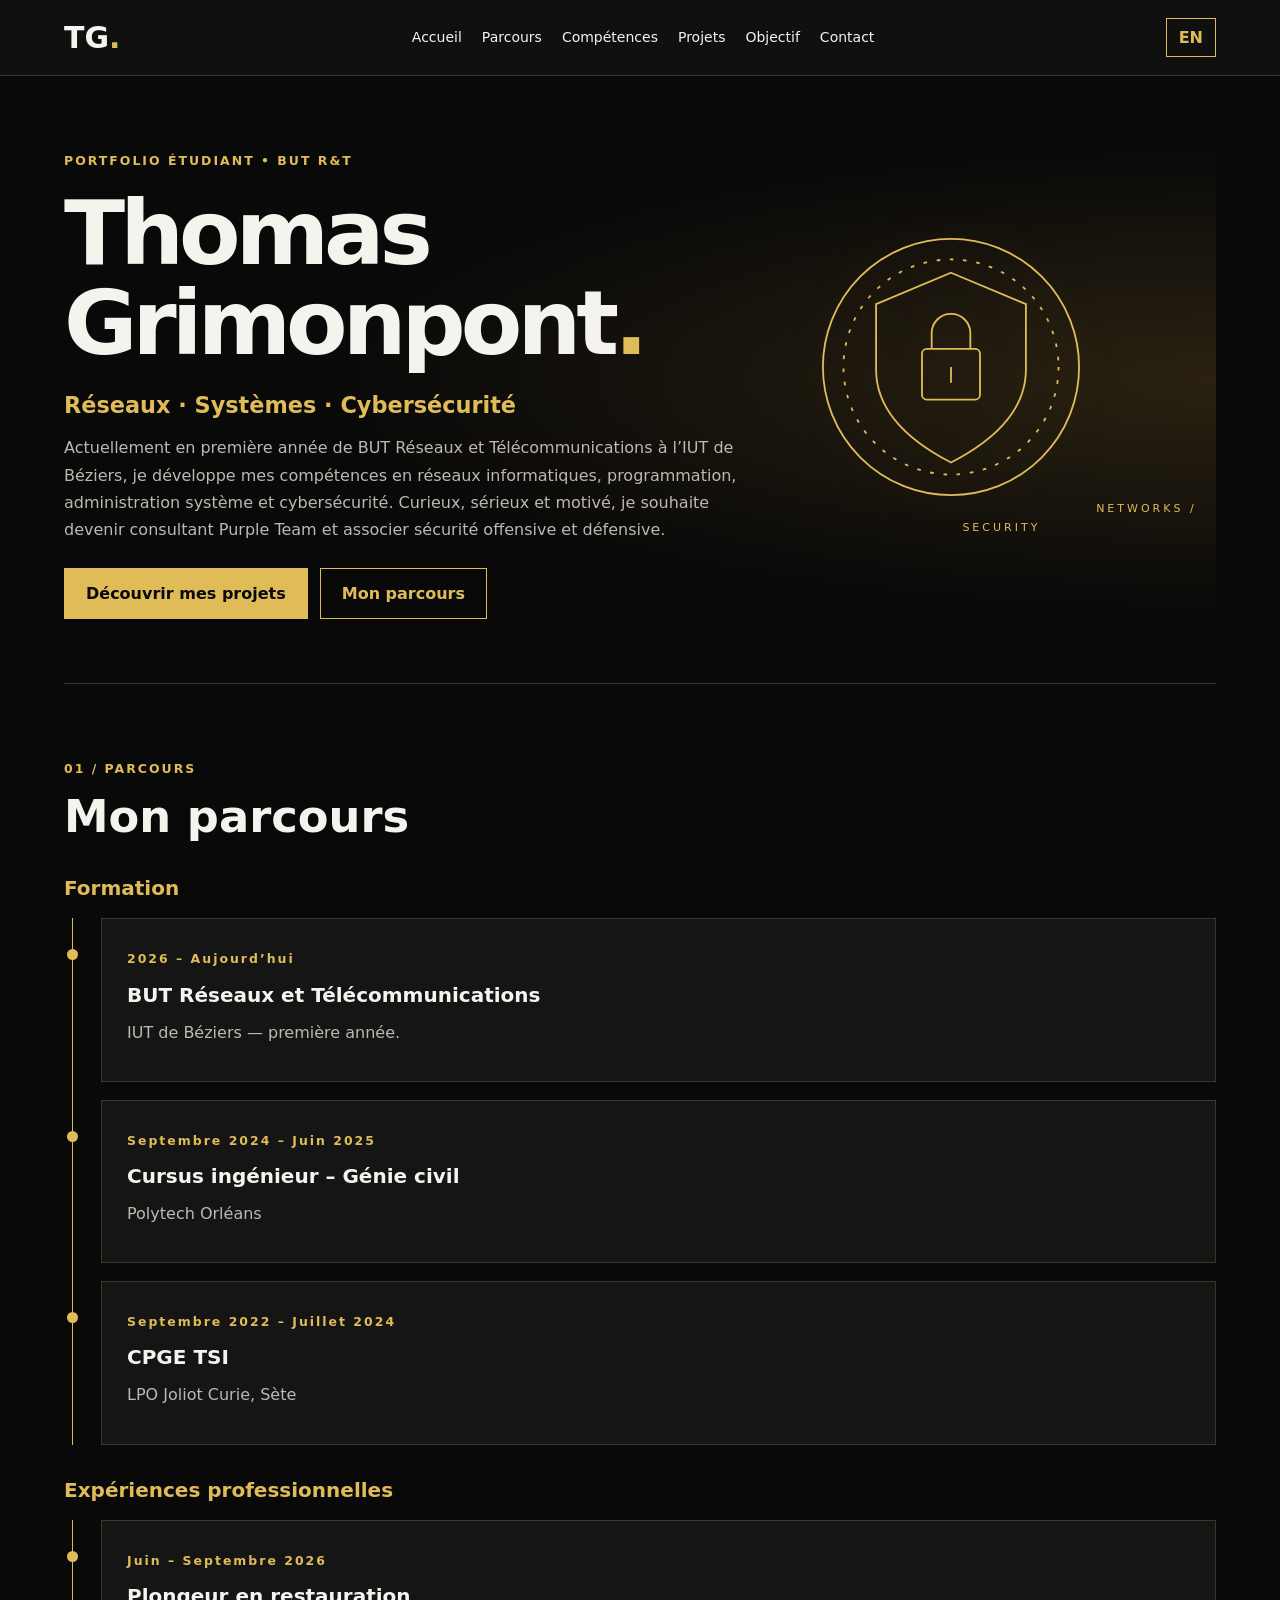
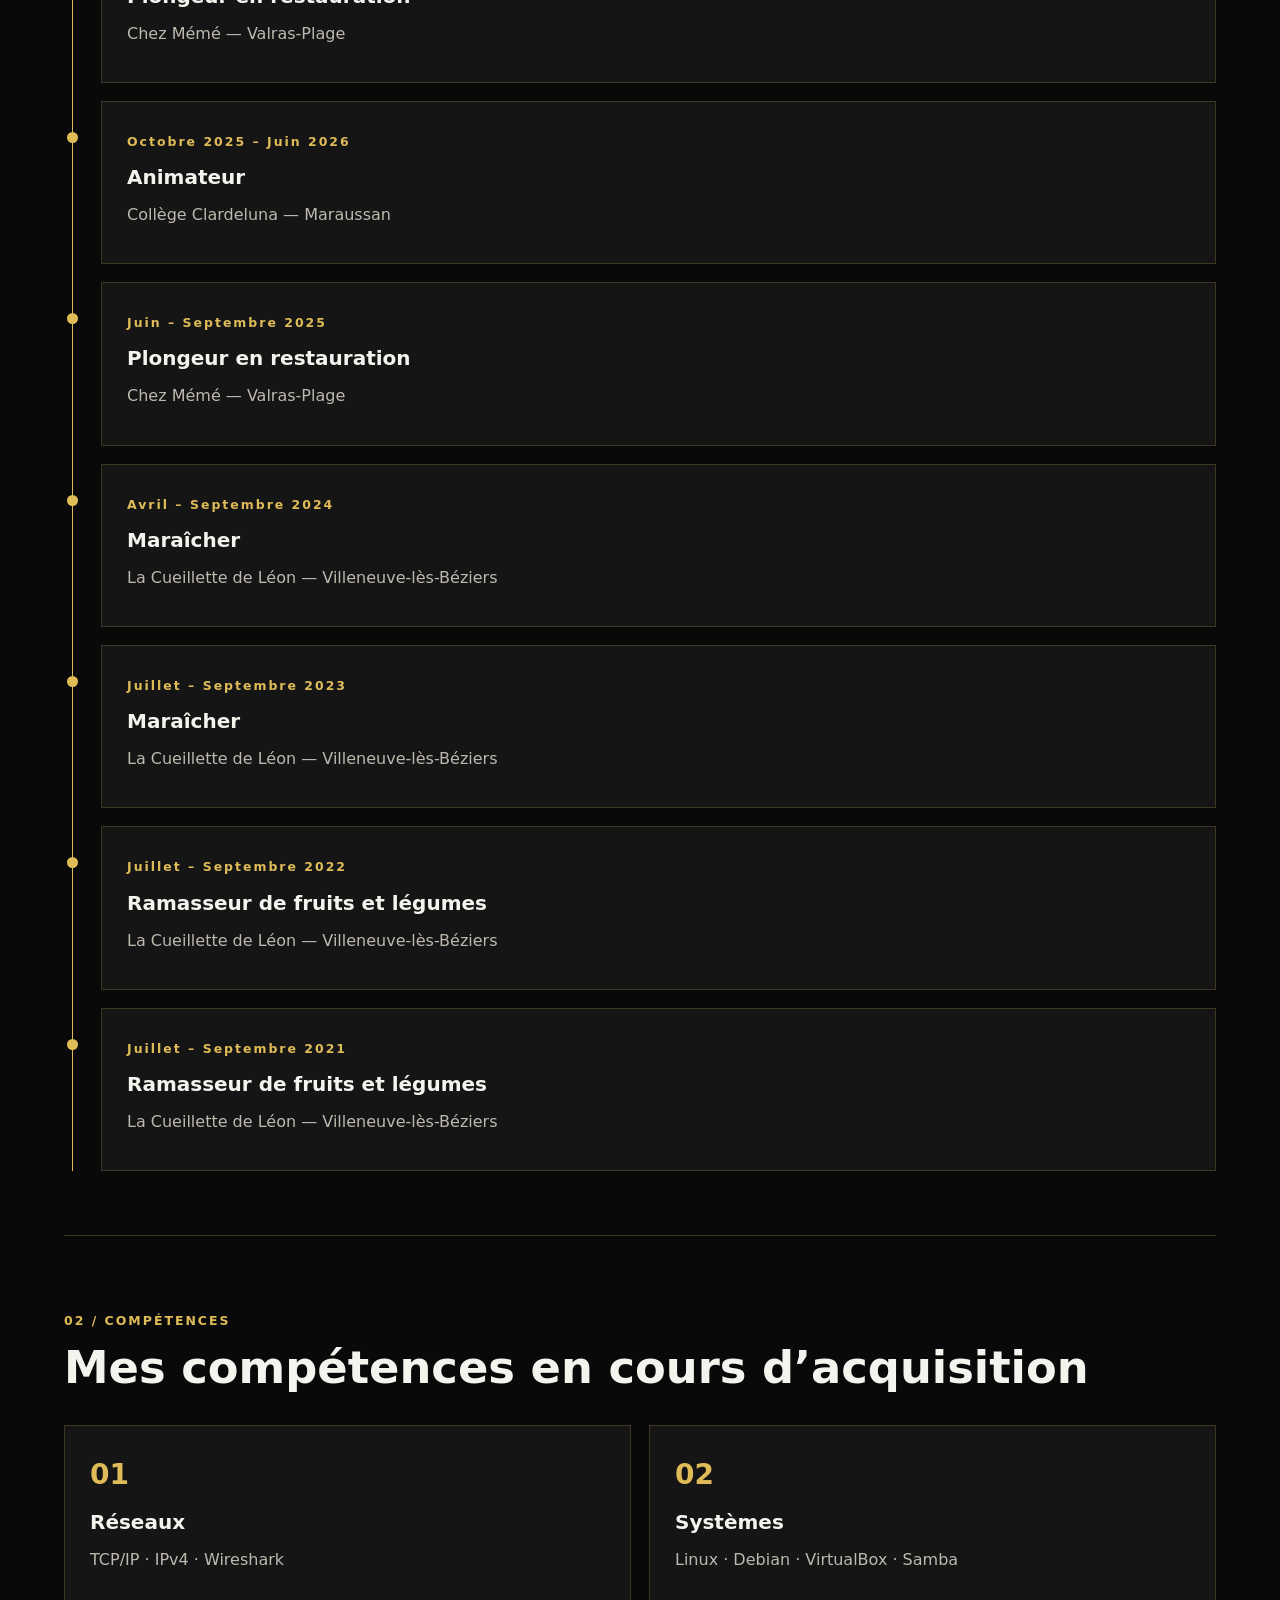
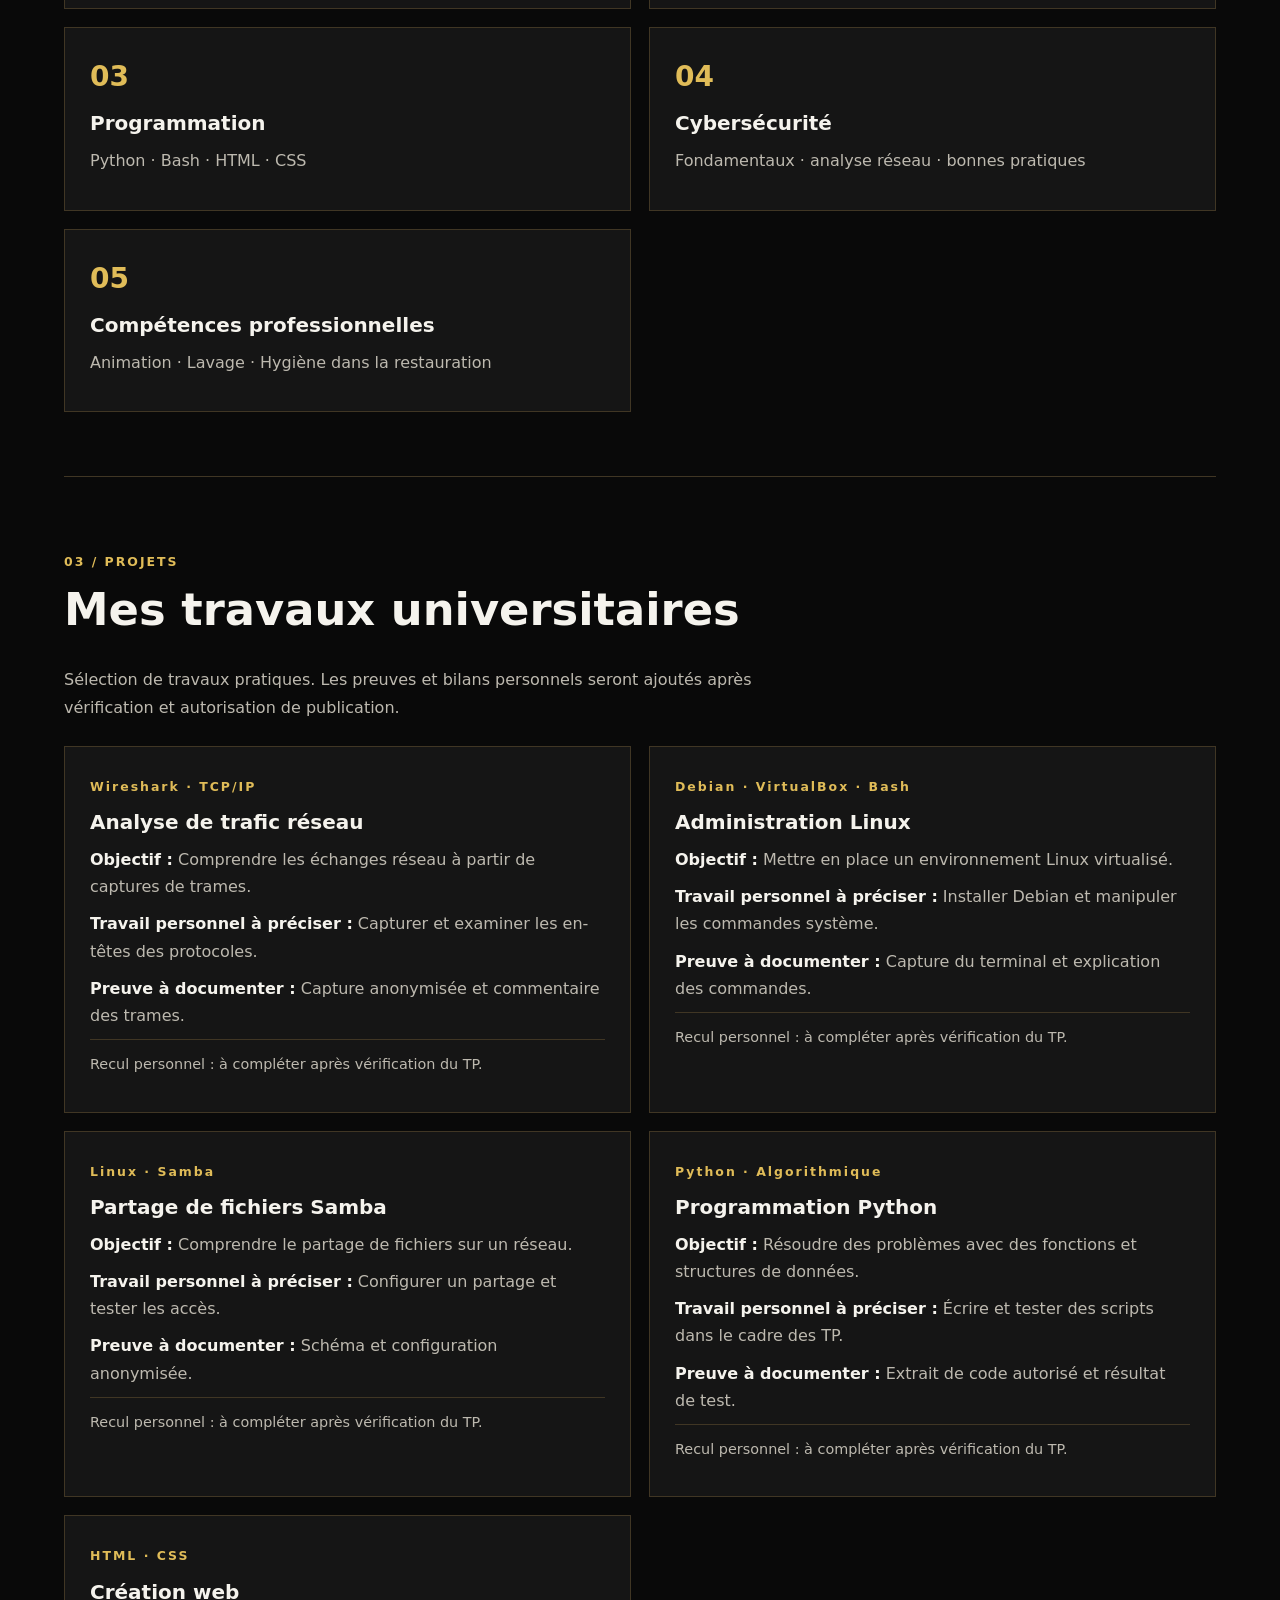
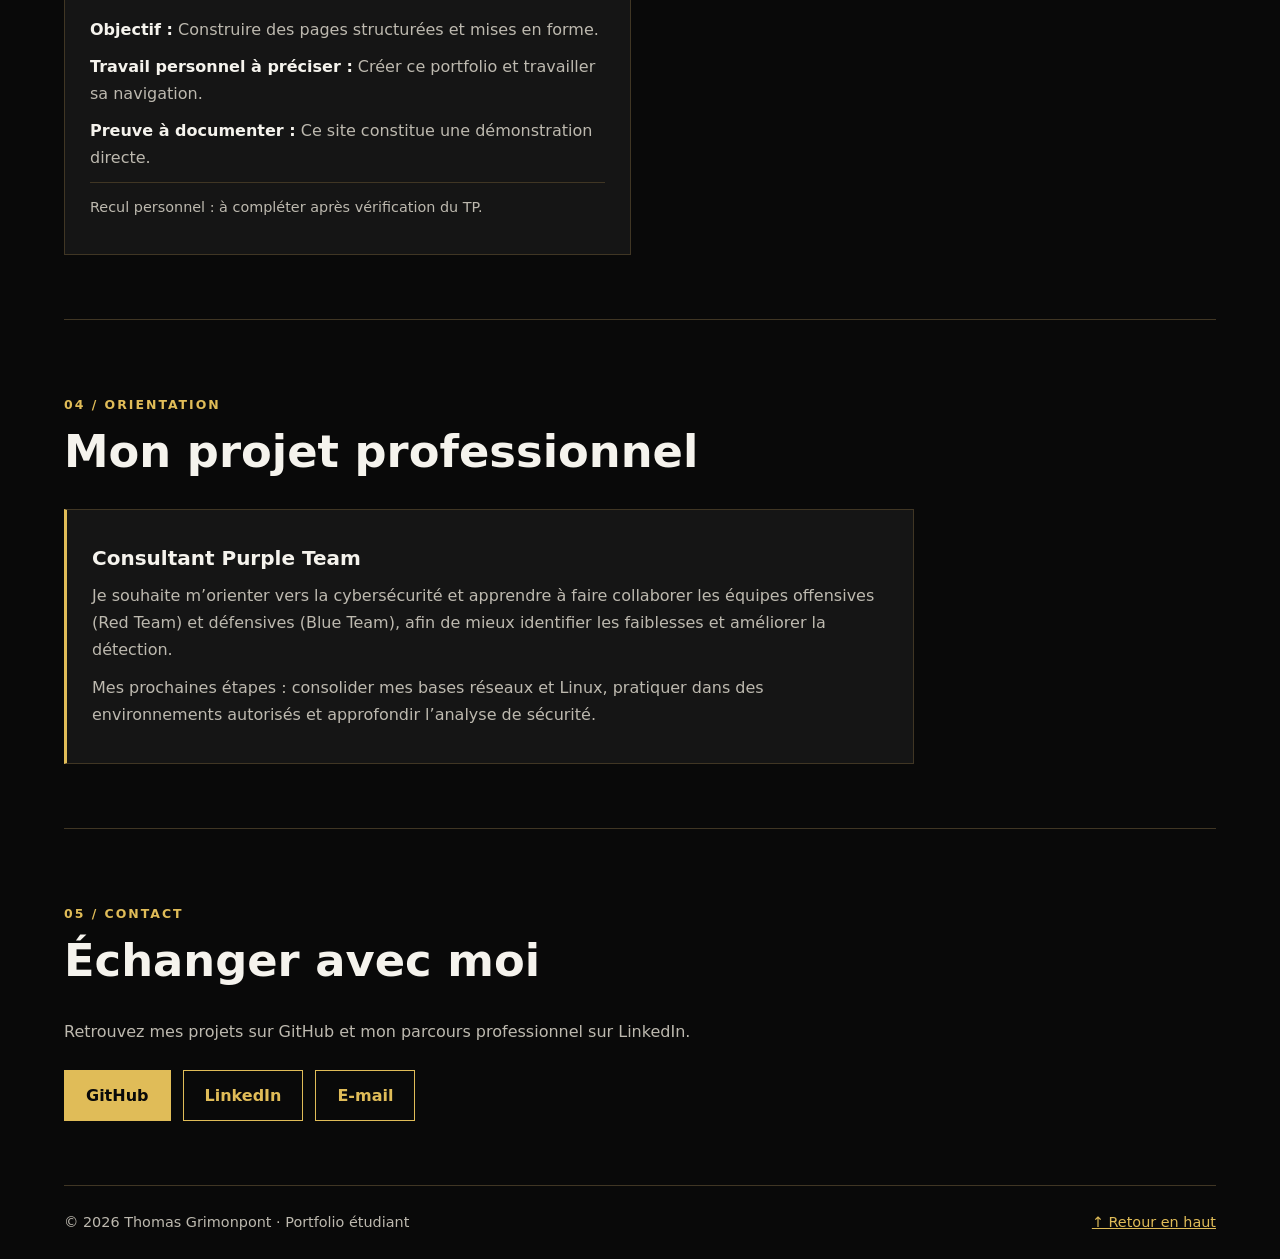
<file: index.html>
<!DOCTYPE html>
<html lang="fr"><head><meta charset="utf-8"/><meta content="width=device-width,initial-scale=1" name="viewport"/><meta content="Portfolio Thomas Grimonpont – Networks and Telecommunications" name="description"/><title>Thomas Grimonpont | Portfolio</title><link href="style.css" rel="stylesheet"/></head><body><a class="skip" href="#contenu">Aller au contenu</a><header><div class="navwrap"><a class="brand" href="#accueil">TG<span>.</span></a><nav aria-label="Navigation principale"><a href="#accueil">Accueil</a><a href="#parcours">Parcours</a><a href="#competences">Compétences</a><a href="#projets">Projets</a><a href="#avenir">Objectif</a><a href="#contact">Contact</a></nav><a class="lang" href="en.html" lang="en">EN</a></div></header><main id="contenu"><section class="hero" id="accueil"><div><p class="eyebrow">PORTFOLIO ÉTUDIANT • BUT R&amp;T</p><h1>Thomas<br/>Grimonpont<span>.</span></h1><p class="lead">Réseaux · Systèmes · Cybersécurité</p><p>Actuellement en première année de BUT Réseaux et Télécommunications à l’IUT de Béziers, je développe mes compétences en réseaux informatiques, programmation, administration système et cybersécurité. Curieux, sérieux et motivé, je souhaite devenir consultant Purple Team et associer sécurité offensive et défensive.</p><div class="buttons"><a class="button" href="#projets">Découvrir mes projets</a><a class="button outline" href="#parcours">Mon parcours</a></div></div><div aria-hidden="true" class="emblem"><svg viewbox="0 0 240 240"><circle cx="120" cy="120" r="106"></circle><circle cx="120" cy="120" r="89" stroke-dasharray="3 8"></circle><path d="M120 42 182 68v54q0 45-62 77-62-32-62-77V68Z"></path><rect height="42" rx="4" width="48" x="96" y="105"></rect><path d="M104 105V92a16 16 0 0 1 32 0v13M120 120v13"></path></svg><span>NETWORKS / SECURITY</span></div></section><section id="parcours"><p class="eyebrow">01 / PARCOURS</p><h2>Mon parcours</h2><h3 class="timeline-title">Formation</h3><div class="timeline"><article><span class="tag">2026 – Aujourd’hui</span><h3>BUT Réseaux et Télécommunications</h3><p>IUT de Béziers — première année.</p></article><article><span class="tag">Septembre 2024 – Juin 2025</span><h3>Cursus ingénieur – Génie civil</h3><p>Polytech Orléans</p></article><article><span class="tag">Septembre 2022 – Juillet 2024</span><h3>CPGE TSI</h3><p>LPO Joliot Curie, Sète</p></article></div><h3 class="timeline-title">Expériences professionnelles</h3><div class="timeline"><article><span class="tag">Juin – Septembre 2026</span><h3>Plongeur en restauration</h3><p>Chez Mémé — Valras-Plage</p></article><article><span class="tag">Octobre 2025 – Juin 2026</span><h3>Animateur</h3><p>Collège Clardeluna — Maraussan</p></article><article><span class="tag">Juin – Septembre 2025</span><h3>Plongeur en restauration</h3><p>Chez Mémé — Valras-Plage</p></article><article><span class="tag">Avril – Septembre 2024</span><h3>Maraîcher</h3><p>La Cueillette de Léon — Villeneuve-lès-Béziers</p></article><article><span class="tag">Juillet – Septembre 2023</span><h3>Maraîcher</h3><p>La Cueillette de Léon — Villeneuve-lès-Béziers</p></article><article><span class="tag">Juillet – Septembre 2022</span><h3>Ramasseur de fruits et légumes</h3><p>La Cueillette de Léon — Villeneuve-lès-Béziers</p></article><article><span class="tag">Juillet – Septembre 2021</span><h3>Ramasseur de fruits et légumes</h3><p>La Cueillette de Léon — Villeneuve-lès-Béziers</p></article></div></section><section id="competences"><p class="eyebrow">02 / COMPÉTENCES</p><h2>Mes compétences en cours d’acquisition</h2><div class="grid"><article class="skill"><span class="num">01</span><h3>Réseaux</h3><p>TCP/IP · IPv4 · Wireshark</p></article><article class="skill"><span class="num">02</span><h3>Systèmes</h3><p>Linux · Debian · VirtualBox · Samba</p></article><article class="skill"><span class="num">03</span><h3>Programmation</h3><p>Python · Bash · HTML · CSS</p></article><article class="skill"><span class="num">04</span><h3>Cybersécurité</h3><p>Fondamentaux · analyse réseau · bonnes pratiques</p></article><article class="skill"><span class="num">05</span><h3>Compétences professionnelles</h3><p>Animation · Lavage · Hygiène dans la restauration</p></article></div></section><section id="projets"><p class="eyebrow">03 / PROJETS</p><h2>Mes travaux universitaires</h2><p class="intro">Sélection de travaux pratiques. Les preuves et bilans personnels seront ajoutés après vérification et autorisation de publication.</p><div class="grid projects"><article class="project"><span class="tag">Wireshark · TCP/IP</span><h3>Analyse de trafic réseau</h3><p><strong>Objectif :</strong> Comprendre les échanges réseau à partir de captures de trames.</p><p><strong>Travail personnel à préciser :</strong> Capturer et examiner les en-têtes des protocoles.</p><p><strong>Preuve à documenter :</strong> Capture anonymisée et commentaire des trames.</p><p class="muted">Recul personnel : à compléter après vérification du TP.</p></article><article class="project"><span class="tag">Debian · VirtualBox · Bash</span><h3>Administration Linux</h3><p><strong>Objectif :</strong> Mettre en place un environnement Linux virtualisé.</p><p><strong>Travail personnel à préciser :</strong> Installer Debian et manipuler les commandes système.</p><p><strong>Preuve à documenter :</strong> Capture du terminal et explication des commandes.</p><p class="muted">Recul personnel : à compléter après vérification du TP.</p></article><article class="project"><span class="tag">Linux · Samba</span><h3>Partage de fichiers Samba</h3><p><strong>Objectif :</strong> Comprendre le partage de fichiers sur un réseau.</p><p><strong>Travail personnel à préciser :</strong> Configurer un partage et tester les accès.</p><p><strong>Preuve à documenter :</strong> Schéma et configuration anonymisée.</p><p class="muted">Recul personnel : à compléter après vérification du TP.</p></article><article class="project"><span class="tag">Python · Algorithmique</span><h3>Programmation Python</h3><p><strong>Objectif :</strong> Résoudre des problèmes avec des fonctions et structures de données.</p><p><strong>Travail personnel à préciser :</strong> Écrire et tester des scripts dans le cadre des TP.</p><p><strong>Preuve à documenter :</strong> Extrait de code autorisé et résultat de test.</p><p class="muted">Recul personnel : à compléter après vérification du TP.</p></article><article class="project"><span class="tag">HTML · CSS</span><h3>Création web</h3><p><strong>Objectif :</strong> Construire des pages structurées et mises en forme.</p><p><strong>Travail personnel à préciser :</strong> Créer ce portfolio et travailler sa navigation.</p><p><strong>Preuve à documenter :</strong> Ce site constitue une démonstration directe.</p><p class="muted">Recul personnel : à compléter après vérification du TP.</p></article></div></section><section id="avenir"><p class="eyebrow">04 / ORIENTATION</p><h2>Mon projet professionnel</h2><div class="feature"><h3>Consultant Purple Team</h3><p>Je souhaite m’orienter vers la cybersécurité et apprendre à faire collaborer les équipes offensives (Red Team) et défensives (Blue Team), afin de mieux identifier les faiblesses et améliorer la détection.</p><p>Mes prochaines étapes : consolider mes bases réseaux et Linux, pratiquer dans des environnements autorisés et approfondir l’analyse de sécurité.</p></div></section><section id="contact"><p class="eyebrow">05 / CONTACT</p><h2>Échanger avec moi</h2><p>Retrouvez mes projets sur GitHub et mon parcours professionnel sur LinkedIn.</p><div class="buttons"><a class="button" href="https://github.com/thomasgrimonpontpro-design">GitHub</a><a class="button outline" href="https://www.linkedin.com/in/thomas-grimonpont-64a431451/">LinkedIn</a><a class="button outline" href="mailto:thomasgrimonpontpro@gmail.com">E-mail</a></div></section></main><footer>© 2026 Thomas Grimonpont · Portfolio étudiant <a href="#accueil">↑ Retour en haut</a></footer></body></html>
</file>
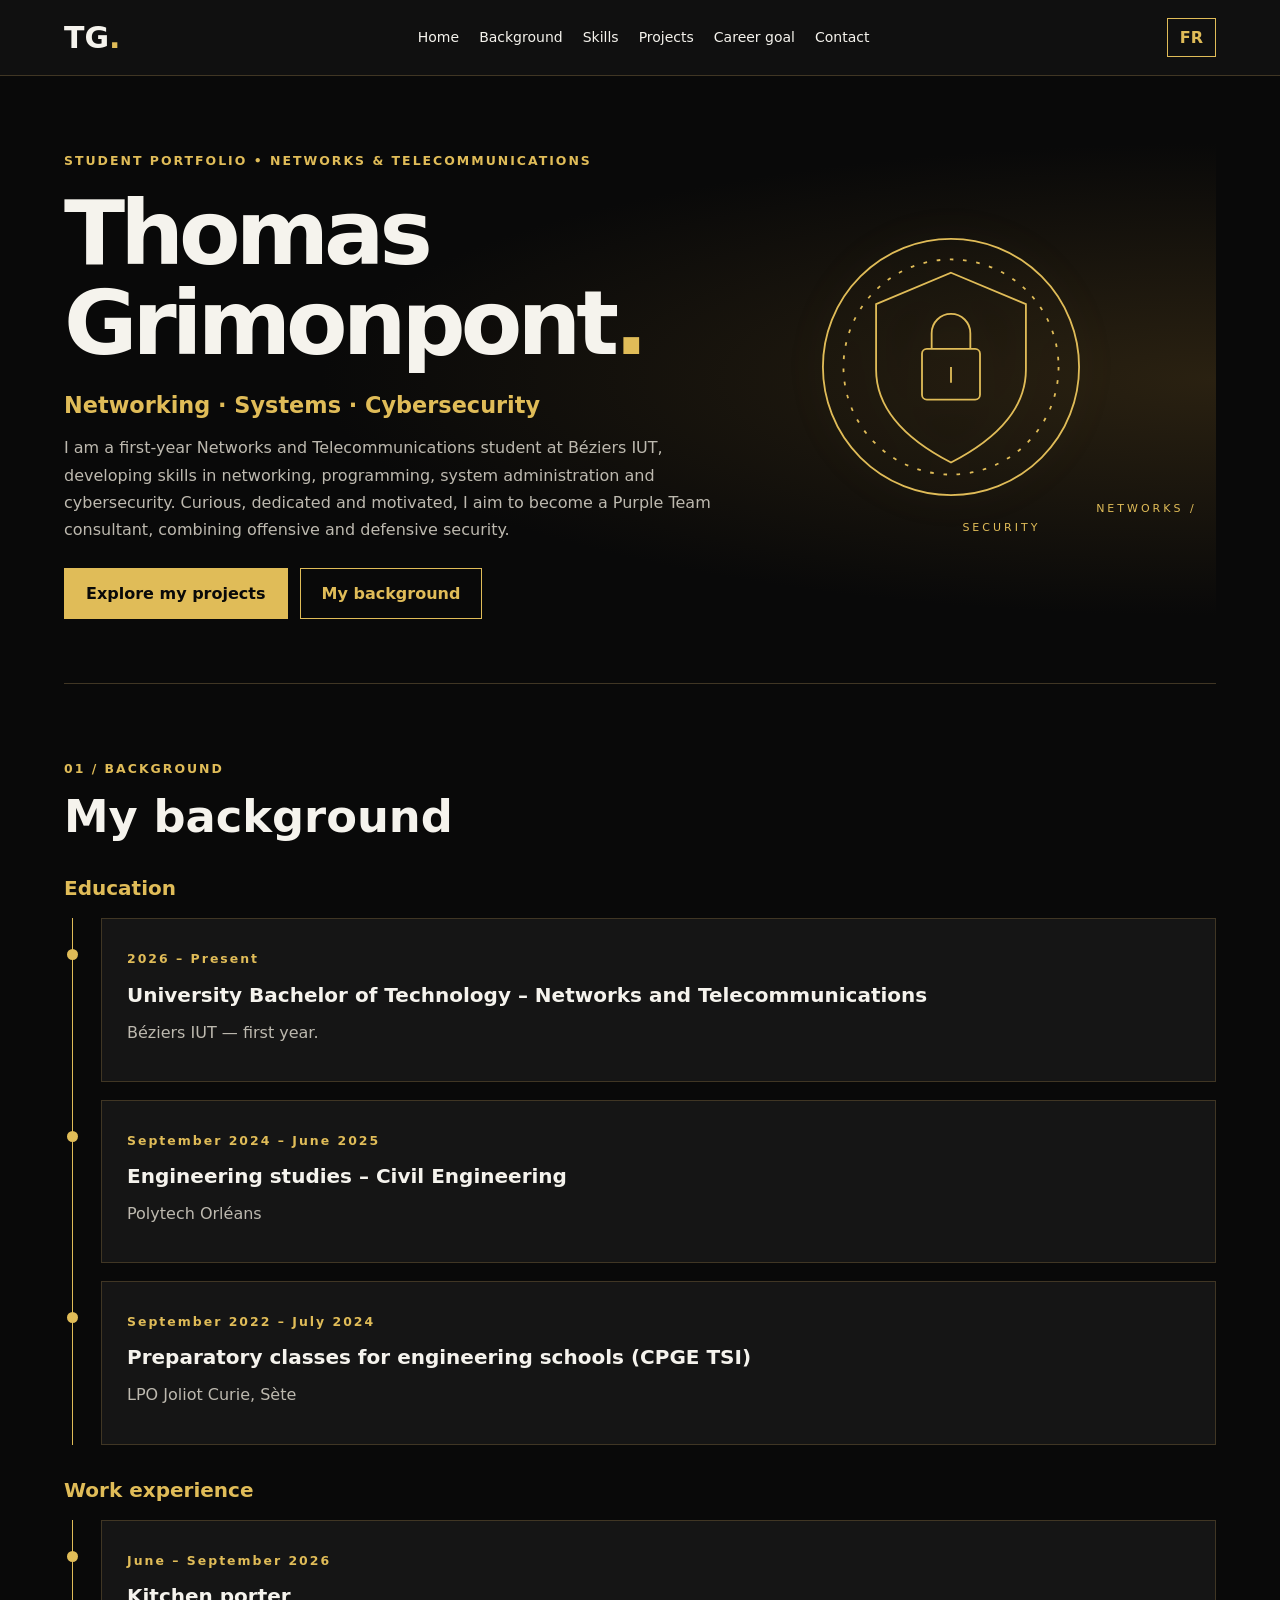
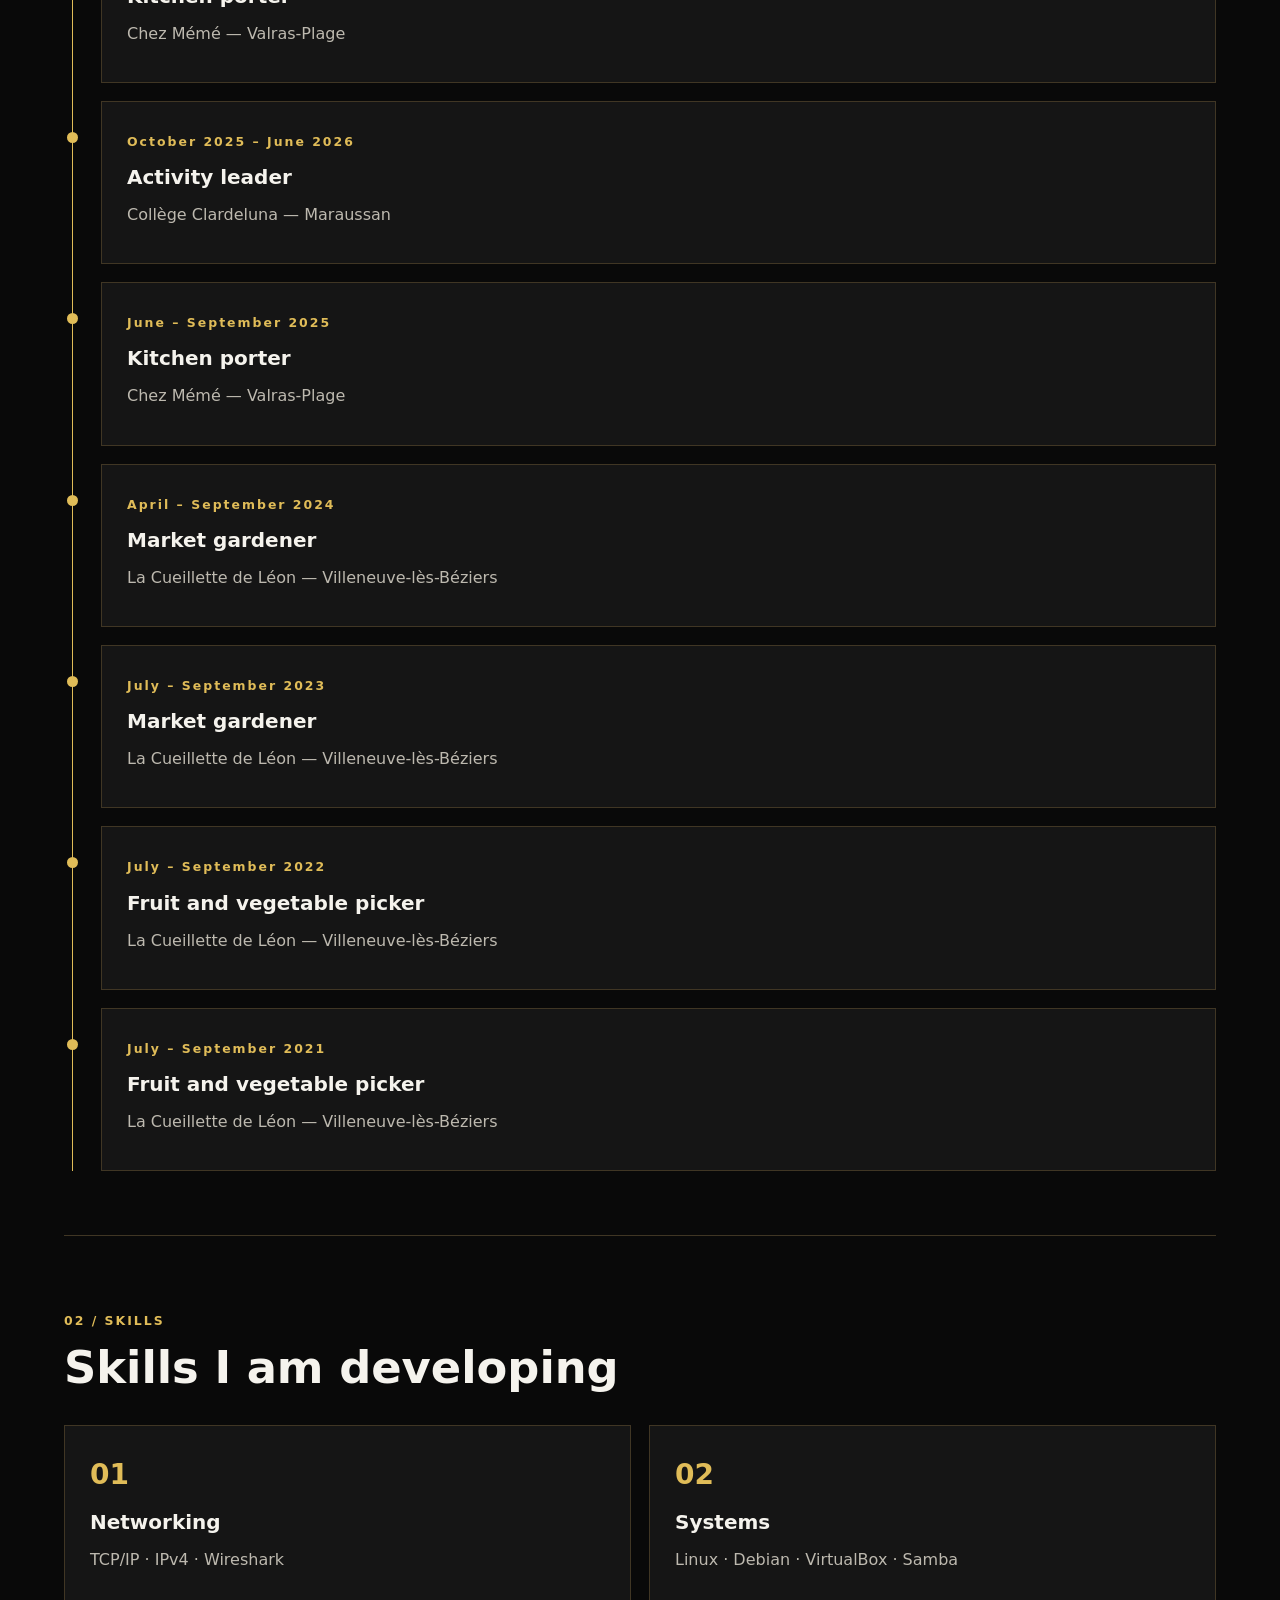
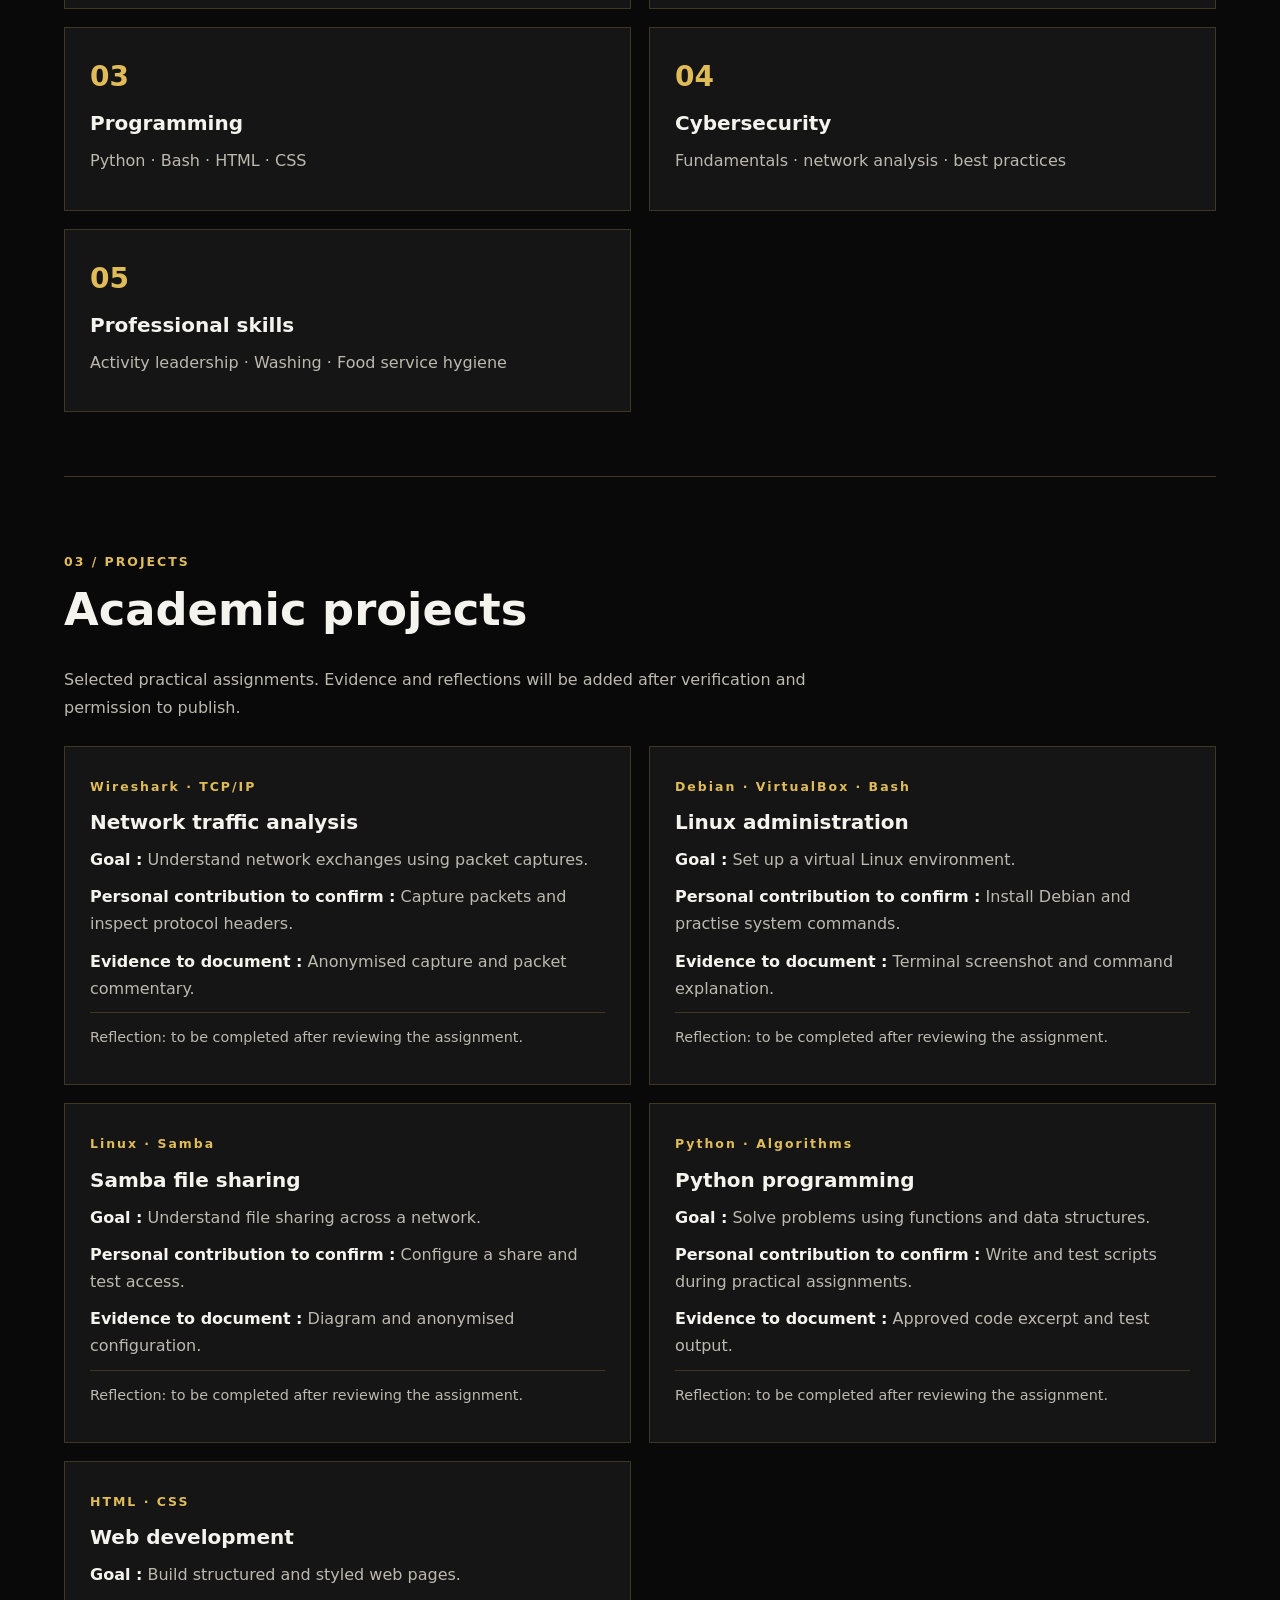
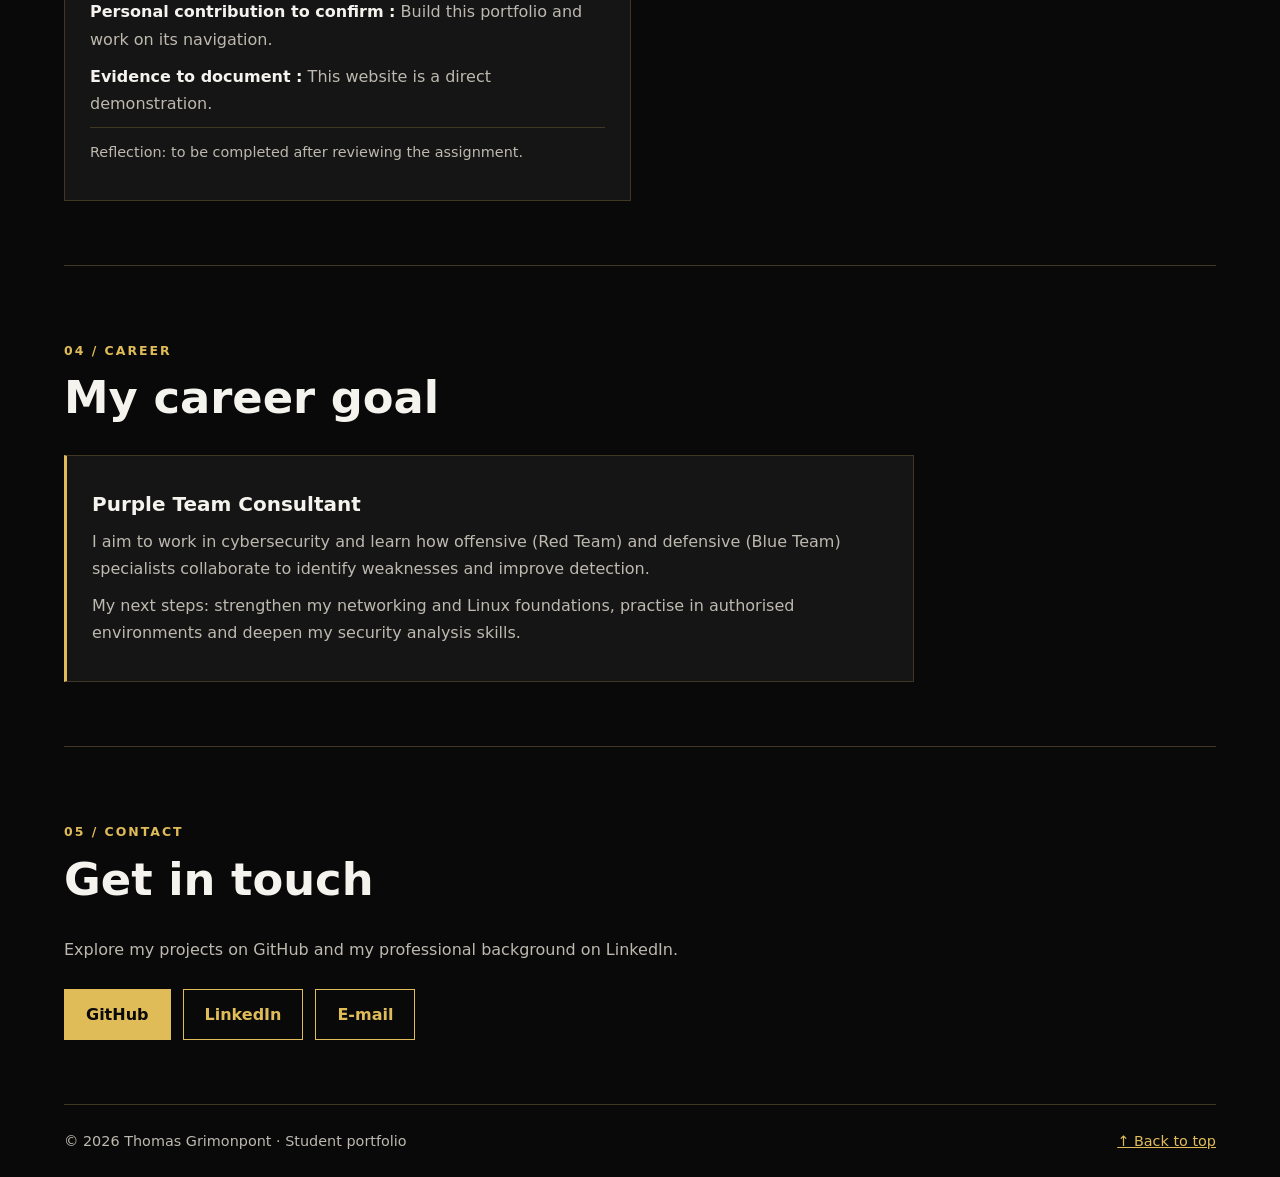
<file: en.html>
<!DOCTYPE html>
<html lang="en"><head><meta charset="utf-8"/><meta content="width=device-width,initial-scale=1" name="viewport"/><meta content="Portfolio Thomas Grimonpont – Networks and Telecommunications" name="description"/><title>Thomas Grimonpont | Portfolio</title><link href="style.css" rel="stylesheet"/></head><body><a class="skip" href="#contenu">Skip to content</a><header><div class="navwrap"><a class="brand" href="#accueil">TG<span>.</span></a><nav aria-label="Main navigation"><a href="#accueil">Home</a><a href="#parcours">Background</a><a href="#competences">Skills</a><a href="#projets">Projects</a><a href="#avenir">Career goal</a><a href="#contact">Contact</a></nav><a class="lang" href="index.html" lang="fr">FR</a></div></header><main id="contenu"><section class="hero" id="accueil"><div><p class="eyebrow">STUDENT PORTFOLIO • NETWORKS &amp; TELECOMMUNICATIONS</p><h1>Thomas<br/>Grimonpont<span>.</span></h1><p class="lead">Networking · Systems · Cybersecurity</p><p>I am a first-year Networks and Telecommunications student at Béziers IUT, developing skills in networking, programming, system administration and cybersecurity. Curious, dedicated and motivated, I aim to become a Purple Team consultant, combining offensive and defensive security.</p><div class="buttons"><a class="button" href="#projets">Explore my projects</a><a class="button outline" href="#parcours">My background</a></div></div><div aria-hidden="true" class="emblem"><svg viewbox="0 0 240 240"><circle cx="120" cy="120" r="106"></circle><circle cx="120" cy="120" r="89" stroke-dasharray="3 8"></circle><path d="M120 42 182 68v54q0 45-62 77-62-32-62-77V68Z"></path><rect height="42" rx="4" width="48" x="96" y="105"></rect><path d="M104 105V92a16 16 0 0 1 32 0v13M120 120v13"></path></svg><span>NETWORKS / SECURITY</span></div></section><section id="parcours"><p class="eyebrow">01 / BACKGROUND</p><h2>My background</h2><h3 class="timeline-title">Education</h3><div class="timeline"><article><span class="tag">2026 – Present</span><h3>University Bachelor of Technology – Networks and Telecommunications</h3><p>Béziers IUT — first year.</p></article><article><span class="tag">September 2024 – June 2025</span><h3>Engineering studies – Civil Engineering</h3><p>Polytech Orléans</p></article><article><span class="tag">September 2022 – July 2024</span><h3>Preparatory classes for engineering schools (CPGE TSI)</h3><p>LPO Joliot Curie, Sète</p></article></div><h3 class="timeline-title">Work experience</h3><div class="timeline"><article><span class="tag">June – September 2026</span><h3>Kitchen porter</h3><p>Chez Mémé — Valras-Plage</p></article><article><span class="tag">October 2025 – June 2026</span><h3>Activity leader</h3><p>Collège Clardeluna — Maraussan</p></article><article><span class="tag">June – September 2025</span><h3>Kitchen porter</h3><p>Chez Mémé — Valras-Plage</p></article><article><span class="tag">April – September 2024</span><h3>Market gardener</h3><p>La Cueillette de Léon — Villeneuve-lès-Béziers</p></article><article><span class="tag">July – September 2023</span><h3>Market gardener</h3><p>La Cueillette de Léon — Villeneuve-lès-Béziers</p></article><article><span class="tag">July – September 2022</span><h3>Fruit and vegetable picker</h3><p>La Cueillette de Léon — Villeneuve-lès-Béziers</p></article><article><span class="tag">July – September 2021</span><h3>Fruit and vegetable picker</h3><p>La Cueillette de Léon — Villeneuve-lès-Béziers</p></article></div></section><section id="competences"><p class="eyebrow">02 / SKILLS</p><h2>Skills I am developing</h2><div class="grid"><article class="skill"><span class="num">01</span><h3>Networking</h3><p>TCP/IP · IPv4 · Wireshark</p></article><article class="skill"><span class="num">02</span><h3>Systems</h3><p>Linux · Debian · VirtualBox · Samba</p></article><article class="skill"><span class="num">03</span><h3>Programming</h3><p>Python · Bash · HTML · CSS</p></article><article class="skill"><span class="num">04</span><h3>Cybersecurity</h3><p>Fundamentals · network analysis · best practices</p></article><article class="skill"><span class="num">05</span><h3>Professional skills</h3><p>Activity leadership · Washing · Food service hygiene</p></article></div></section><section id="projets"><p class="eyebrow">03 / PROJECTS</p><h2>Academic projects</h2><p class="intro">Selected practical assignments. Evidence and reflections will be added after verification and permission to publish.</p><div class="grid projects"><article class="project"><span class="tag">Wireshark · TCP/IP</span><h3>Network traffic analysis</h3><p><strong>Goal :</strong> Understand network exchanges using packet captures.</p><p><strong>Personal contribution to confirm :</strong> Capture packets and inspect protocol headers.</p><p><strong>Evidence to document :</strong> Anonymised capture and packet commentary.</p><p class="muted">Reflection: to be completed after reviewing the assignment.</p></article><article class="project"><span class="tag">Debian · VirtualBox · Bash</span><h3>Linux administration</h3><p><strong>Goal :</strong> Set up a virtual Linux environment.</p><p><strong>Personal contribution to confirm :</strong> Install Debian and practise system commands.</p><p><strong>Evidence to document :</strong> Terminal screenshot and command explanation.</p><p class="muted">Reflection: to be completed after reviewing the assignment.</p></article><article class="project"><span class="tag">Linux · Samba</span><h3>Samba file sharing</h3><p><strong>Goal :</strong> Understand file sharing across a network.</p><p><strong>Personal contribution to confirm :</strong> Configure a share and test access.</p><p><strong>Evidence to document :</strong> Diagram and anonymised configuration.</p><p class="muted">Reflection: to be completed after reviewing the assignment.</p></article><article class="project"><span class="tag">Python · Algorithms</span><h3>Python programming</h3><p><strong>Goal :</strong> Solve problems using functions and data structures.</p><p><strong>Personal contribution to confirm :</strong> Write and test scripts during practical assignments.</p><p><strong>Evidence to document :</strong> Approved code excerpt and test output.</p><p class="muted">Reflection: to be completed after reviewing the assignment.</p></article><article class="project"><span class="tag">HTML · CSS</span><h3>Web development</h3><p><strong>Goal :</strong> Build structured and styled web pages.</p><p><strong>Personal contribution to confirm :</strong> Build this portfolio and work on its navigation.</p><p><strong>Evidence to document :</strong> This website is a direct demonstration.</p><p class="muted">Reflection: to be completed after reviewing the assignment.</p></article></div></section><section id="avenir"><p class="eyebrow">04 / CAREER</p><h2>My career goal</h2><div class="feature"><h3>Purple Team Consultant</h3><p>I aim to work in cybersecurity and learn how offensive (Red Team) and defensive (Blue Team) specialists collaborate to identify weaknesses and improve detection.</p><p>My next steps: strengthen my networking and Linux foundations, practise in authorised environments and deepen my security analysis skills.</p></div></section><section id="contact"><p class="eyebrow">05 / CONTACT</p><h2>Get in touch</h2><p>Explore my projects on GitHub and my professional background on LinkedIn.</p><div class="buttons"><a class="button" href="https://github.com/thomasgrimonpontpro-design">GitHub</a><a class="button outline" href="https://www.linkedin.com/in/thomas-grimonpont-64a431451/">LinkedIn</a><a class="button outline" href="mailto:thomasgrimonpontpro@gmail.com">E-mail</a></div></section></main><footer>© 2026 Thomas Grimonpont · Student portfolio <a href="#accueil">↑ Back to top</a></footer></body></html>
</file>
<file: style.css>
:root{color-scheme:dark;--bg:#090909;--panel:#151515;--gold:#e0bc58;--text:#f5f3ed;--muted:#bdb9af;--line:#403624}*{box-sizing:border-box}html{scroll-behavior:smooth;scroll-padding-top:100px}body{margin:0;background:var(--bg);color:var(--text);font:16px/1.7 system-ui,Arial,sans-serif}a{color:var(--gold)}a:focus-visible{outline:3px solid #fff;outline-offset:5px}.skip{position:absolute;left:12px;top:-100px;background:#fff;color:#000;padding:12px;z-index:20}.skip:focus{top:12px}header{position:sticky;top:0;z-index:10;background:#101010;border-bottom:1px solid var(--line)}.navwrap{max-width:1200px;margin:auto;padding:12px 24px;display:flex;align-items:center;justify-content:space-between;gap:20px}.brand{font-size:30px;font-weight:900;text-decoration:none;color:var(--text)}.brand span,h1 span{color:var(--gold)}nav{display:flex;flex-wrap:wrap;gap:20px}nav a{color:var(--text);text-decoration:none;font-size:14px}nav a:hover{color:var(--gold)}.lang{border:1px solid var(--gold);padding:5px 12px;text-decoration:none;font-weight:700}main{max-width:1200px;margin:auto;padding:0 24px}section{padding:64px 0;border-bottom:1px solid var(--line)}.hero{min-height:580px;display:grid;grid-template-columns:1.6fr 1fr;align-items:center;gap:36px;background:radial-gradient(ellipse at right,#2a2111 0,transparent 55%)}.eyebrow,.tag{color:var(--gold);font-size:.78rem;letter-spacing:2px;font-weight:700}.hero h1{font-size:clamp(3rem,7vw,6rem);letter-spacing:-.055em;line-height:1;margin:18px 0}.lead{color:var(--gold);font-size:clamp(1rem,2vw,1.4rem);font-weight:600}p{color:var(--muted);margin:10px 0}.buttons{display:flex;gap:12px;flex-wrap:wrap;margin-top:25px}.button{display:inline-block;background:var(--gold);color:#090909;border:1px solid var(--gold);padding:11px 21px;text-decoration:none;font-weight:700}.button.outline{background:transparent;color:var(--gold)}.button:hover{background:#f9df91;color:#090909}.emblem{text-align:center;color:var(--gold);font-size:11px;letter-spacing:3px}.emblem svg{width:min(100%,290px);fill:none;stroke:var(--gold);stroke-width:1.5;filter:drop-shadow(0 0 16px #b38d4240)}h2{font-size:clamp(1.8rem,4vw,2.8rem);line-height:1.2;margin:8px 0 30px}h3{font-size:1.25rem;line-height:1.35;margin:10px 0}.timeline{border-left:1px solid var(--gold);padding-left:28px;margin-left:8px;display:grid;gap:18px}.timeline article,.skill,.project,.feature{background:var(--panel);border:1px solid var(--line);padding:25px;min-width:0}.timeline article{position:relative}.timeline article:before{content:'';position:absolute;left:-35px;top:30px;width:11px;height:11px;background:var(--gold);border-radius:50%}.grid{display:grid;grid-template-columns:repeat(2,minmax(0,1fr));gap:18px}.skill,.project{transition:border-color .2s,transform .2s}.skill:hover,.project:hover{border-color:var(--gold);transform:translateY(-3px)}.num{font-size:28px;color:var(--gold);font-weight:800}.project strong{color:var(--text)}.project .muted{font-size:.9rem;border-top:1px solid var(--line);padding-top:12px}.intro{max-width:780px;margin-bottom:25px}.feature{border-left:3px solid var(--gold);max-width:850px}footer{max-width:1200px;margin:auto;padding:24px;color:var(--muted);display:flex;justify-content:space-between;flex-wrap:wrap;gap:12px;font-size:.9rem}@media(max-width:760px){header{position:static}.navwrap{flex-wrap:wrap;gap:12px}nav{order:3;width:100%;gap:12px 18px}.hero{grid-template-columns:1fr;min-height:0}.emblem{display:none}.grid{grid-template-columns:1fr}section{padding:42px 0}main{padding:0 18px}.timeline article,.skill,.project,.feature{padding:18px}}@media(prefers-reduced-motion:reduce){html{scroll-behavior:auto}*,*::before,*::after{transition:none!important;animation:none!important}.skill:hover,.project:hover{transform:none}}

.timeline-title { margin: 2rem 0 1rem; color: #e0bc58; font-size: 1.25rem; }
</file>
